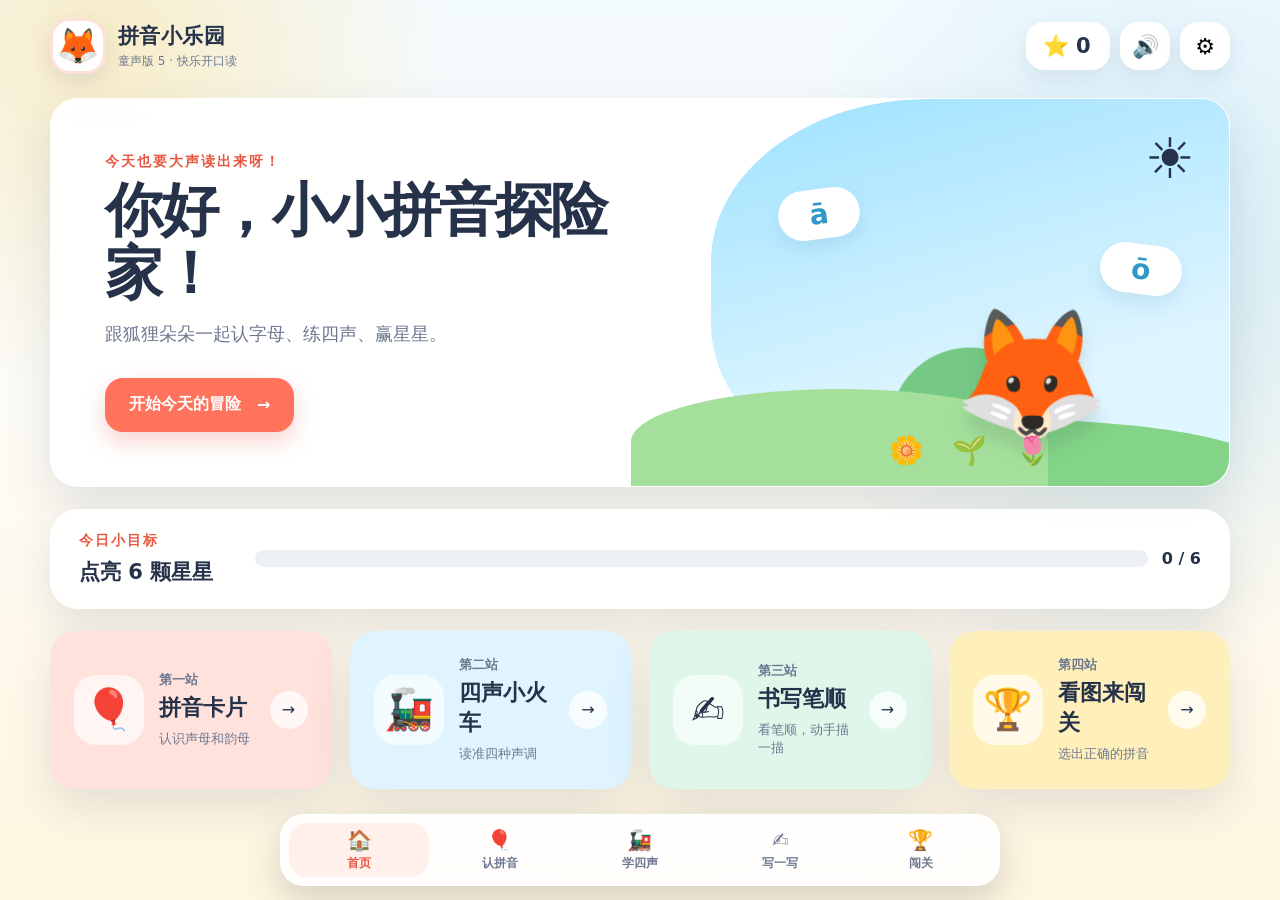
<file: index.html>
<!doctype html>
<html lang="zh-CN">
  <head>
    <meta charset="UTF-8" />
    <meta name="viewport" content="width=device-width, initial-scale=1.0, viewport-fit=cover" />
    <meta name="theme-color" content="#ff7a59" />
    <meta
      name="description"
      content="面向5岁儿童的汉语拼音启蒙互动小程序：认拼音、学四声、看图闯关。"
    />
    <title>拼音小乐园</title>
    <link rel="manifest" href="./manifest.webmanifest" />
    <link rel="stylesheet" href="./styles.css?v=5" />
  </head>
  <body>
    <div class="sky-orb orb-one" aria-hidden="true"></div>
    <div class="sky-orb orb-two" aria-hidden="true"></div>

    <div class="app-shell">
      <header class="topbar">
        <button class="brand" data-page-link="home" aria-label="回到首页">
          <span class="brand-mascot" aria-hidden="true">🦊</span>
          <span>
            <strong>拼音小乐园</strong>
            <small>童声版 5 · 快乐开口读</small>
          </span>
        </button>
        <div class="top-actions">
          <div class="star-pill" aria-label="获得的星星">
            <span aria-hidden="true">⭐</span>
            <strong id="starCount">0</strong>
          </div>
          <button class="icon-button" id="soundToggle" aria-label="关闭声音" aria-pressed="true">
            🔊
          </button>
          <button class="icon-button" id="parentButton" aria-label="家长设置">⚙️</button>
        </div>
      </header>

      <main>
        <section class="page active" id="page-home" aria-labelledby="homeTitle">
          <div class="hero panel">
            <div class="hero-copy">
              <p class="eyebrow">今天也要大声读出来呀！</p>
              <h1 id="homeTitle">你好，小小拼音探险家！</h1>
              <p class="hero-text">跟狐狸朵朵一起认字母、练四声、赢星星。</p>
              <button class="primary-button" data-page-link="learn">
                <span>开始今天的冒险</span><span aria-hidden="true">→</span>
              </button>
            </div>
            <div class="hero-scene" aria-hidden="true">
              <div class="sun">☀️</div>
              <div class="cloud cloud-a">ā</div>
              <div class="cloud cloud-o">ō</div>
              <div class="mascot">🦊</div>
              <div class="grass">🌼　🌱　🌷</div>
            </div>
          </div>

          <div class="daily-progress panel">
            <div>
              <p class="section-kicker">今日小目标</p>
              <h2>点亮 6 颗星星</h2>
            </div>
            <div class="progress-wrap">
              <div class="progress-track" aria-label="今日进度">
                <div class="progress-fill" id="dailyProgress"></div>
              </div>
              <strong id="dailyProgressText">0 / 6</strong>
            </div>
          </div>

          <div class="adventure-grid" aria-label="学习模块">
            <button class="adventure-card coral" data-page-link="learn">
              <span class="card-icon" aria-hidden="true">🎈</span>
              <span class="card-copy">
                <small>第一站</small>
                <strong>拼音卡片</strong>
                <span>认识声母和韵母</span>
              </span>
              <span class="round-arrow" aria-hidden="true">→</span>
            </button>
            <button class="adventure-card blue" data-page-link="tones">
              <span class="card-icon" aria-hidden="true">🚂</span>
              <span class="card-copy">
                <small>第二站</small>
                <strong>四声小火车</strong>
                <span>读准四种声调</span>
              </span>
              <span class="round-arrow" aria-hidden="true">→</span>
            </button>
            <button class="adventure-card mint" data-page-link="write">
              <span class="card-icon" aria-hidden="true">✍️</span>
              <span class="card-copy">
                <small>第三站</small>
                <strong>书写笔顺</strong>
                <span>看笔顺，动手描一描</span>
              </span>
              <span class="round-arrow" aria-hidden="true">→</span>
            </button>
            <button class="adventure-card yellow" data-page-link="quiz">
              <span class="card-icon" aria-hidden="true">🏆</span>
              <span class="card-copy">
                <small>第四站</small>
                <strong>看图来闯关</strong>
                <span>选出正确的拼音</span>
              </span>
              <span class="round-arrow" aria-hidden="true">→</span>
            </button>
          </div>
        </section>

        <section class="page" id="page-learn" aria-labelledby="learnTitle" hidden>
          <div class="page-heading">
            <button class="back-button" data-page-link="home" aria-label="返回首页">←</button>
            <div>
              <p class="section-kicker">第一站</p>
              <h1 id="learnTitle">拼音卡片</h1>
              <p>点一点、听一听，再跟着大声读。</p>
            </div>
          </div>

          <div class="category-tabs" id="categoryTabs" role="tablist" aria-label="拼音分类"></div>

          <div class="lesson-layout">
            <aside class="lesson-map panel" aria-label="本组拼音列表">
              <div class="map-heading">
                <span>学习地图</span>
                <strong id="groupProgress">0 / 0</strong>
              </div>
              <div class="mini-card-grid" id="miniCardGrid"></div>
            </aside>

            <article class="sound-card panel" aria-live="polite">
              <span class="sound-badge" id="soundBadge">声母</span>
              <button class="speaker-bubble" id="cardSpeakButton" aria-label="播放读音">🔊</button>
              <div class="pinyin-letter" id="pinyinLetter">b</div>
              <div class="mouth-tip" id="mouthTip">双唇紧闭，再轻轻放开</div>
              <div class="example-word">
                <span class="example-emoji" id="exampleEmoji" aria-hidden="true">🥛</span>
                <span>
                  <small>跟我读</small>
                  <strong id="exampleText">bō · 玻璃的玻</strong>
                </span>
              </div>
              <div class="card-actions">
                <button class="secondary-button" id="previousCard">← 上一个</button>
                <button class="learned-button" id="learnedButton">我会读啦 ⭐</button>
                <button class="secondary-button" id="nextCard">下一个 →</button>
              </div>
            </article>
          </div>
        </section>

        <section class="page" id="page-tones" aria-labelledby="tonesTitle" hidden>
          <div class="page-heading">
            <button class="back-button" data-page-link="home" aria-label="返回首页">←</button>
            <div>
              <p class="section-kicker">第二站</p>
              <h1 id="tonesTitle">四声小火车</h1>
              <p>选择一个韵母，再让小火车开过四座声调山。</p>
            </div>
          </div>

          <div class="vowel-picker panel">
            <span>选择韵母</span>
            <div id="vowelButtons" class="vowel-buttons" aria-label="选择韵母"></div>
          </div>

          <div class="tone-stage panel">
            <div class="tone-landscape" aria-hidden="true">
              <span class="track"></span>
              <span class="tone-train" id="toneTrain">🚂</span>
            </div>
            <div class="tone-grid" id="toneGrid"></div>
            <p class="tone-rhyme" id="toneRhyme">一声平，二声扬，三声拐弯，四声降。</p>
          </div>
        </section>

        <section class="page" id="page-write" aria-labelledby="writeTitle" hidden>
          <div class="page-heading">
            <button class="back-button" data-page-link="home" aria-label="返回首页">←</button>
            <div>
              <p class="section-kicker">第三站</p>
              <h1 id="writeTitle">书写笔顺</h1>
              <p>先看动画，再用手指沿着虚线慢慢写。</p>
            </div>
          </div>

          <div class="writing-picker panel">
            <div>
              <strong>选择要练的字母</strong>
              <small>先练单韵母，再练声母</small>
            </div>
            <div class="writing-letter-buttons" id="writingLetterButtons" aria-label="选择书写字母"></div>
          </div>

          <div class="writing-workspace">
            <article class="stroke-demo-card panel">
              <div class="writing-card-heading">
                <div>
                  <span class="writing-tag">看一看</span>
                  <h2><span id="writingLetterTitle">a</span> 怎么写？</h2>
                </div>
                <button class="listen-chip" id="writingSpeakButton">🔊 听读音</button>
              </div>
              <canvas id="strokeDemoCanvas" width="520" height="360" aria-label="字母笔顺动画"></canvas>
              <ol class="stroke-steps" id="strokeSteps"></ol>
              <button class="primary-button play-strokes" id="playStrokes">▶ 播放笔顺</button>
            </article>

            <article class="trace-card panel">
              <div class="writing-card-heading">
                <div>
                  <span class="writing-tag blue-tag">写一写</span>
                  <h2>轮到你啦！</h2>
                </div>
                <span class="pencil-chip" aria-hidden="true">✏️</span>
              </div>
              <p class="trace-tip">沿着浅色字母写，可以多写几遍。</p>
              <div class="trace-canvas-wrap">
                <canvas id="traceCanvas" width="520" height="420" aria-label="字母描写画板"></canvas>
              </div>
              <div class="trace-actions">
                <button class="secondary-button" id="clearTrace">清除重写</button>
                <button class="learned-button" id="finishWriting">我写好啦 ⭐</button>
              </div>
            </article>
          </div>
        </section>

        <section class="page" id="page-quiz" aria-labelledby="quizTitle" hidden>
          <div class="page-heading">
            <button class="back-button" data-page-link="home" aria-label="返回首页">←</button>
            <div>
              <p class="section-kicker">第四站</p>
              <h1 id="quizTitle">看图来闯关</h1>
              <p>不用打字，点出图片对应的拼音。</p>
            </div>
          </div>

          <div class="quiz-shell panel">
            <div class="quiz-intro" id="quizIntro">
              <div class="trophy" aria-hidden="true">🏆</div>
              <h2>准备好了吗？</h2>
              <p>一共有 8 关。答对会得到星星，答错也可以再试一次。</p>
              <button class="primary-button" id="startQuiz">开始闯关</button>
            </div>

            <div class="quiz-game" id="quizGame" hidden>
              <div class="quiz-status">
                <strong id="quizStep">第 1 / 8 关</strong>
                <div class="quiz-dots" id="quizDots" aria-label="闯关进度"></div>
                <span id="quizScore">⭐ 0</span>
              </div>
              <div class="picture-card">
                <span id="quizEmoji" class="quiz-emoji" aria-hidden="true">🐱</span>
                <button id="quizWordSpeak" class="listen-chip">🔊 听一听</button>
                <h2>它的拼音是哪一个？</h2>
              </div>
              <div class="answer-grid" id="answerGrid"></div>
              <div class="quiz-feedback" id="quizFeedback" aria-live="assertive"></div>
              <button class="primary-button next-question" id="nextQuestion" hidden>下一关 →</button>
            </div>

            <div class="quiz-result" id="quizResult" hidden>
              <div class="result-stars" id="resultStars" aria-hidden="true">⭐⭐⭐</div>
              <h2 id="resultTitle">太棒啦！</h2>
              <p id="resultText"></p>
              <div class="result-actions">
                <button class="secondary-button" data-page-link="home">回到首页</button>
                <button class="primary-button" id="restartQuiz">再玩一次</button>
              </div>
            </div>
          </div>
        </section>
      </main>

      <nav class="bottom-nav" aria-label="主导航">
        <button class="nav-item active" data-page-link="home"><span>🏠</span>首页</button>
        <button class="nav-item" data-page-link="learn"><span>🎈</span>认拼音</button>
        <button class="nav-item" data-page-link="tones"><span>🚂</span>学四声</button>
        <button class="nav-item" data-page-link="write"><span>✍️</span>写一写</button>
        <button class="nav-item" data-page-link="quiz"><span>🏆</span>闯关</button>
      </nav>
    </div>

    <dialog id="parentDialog" class="parent-dialog">
      <form method="dialog">
        <div class="dialog-title">
          <div>
            <small>仅供家长操作</small>
            <h2>家长设置</h2>
          </div>
          <button class="dialog-close" value="cancel" aria-label="关闭">×</button>
        </div>
        <div class="setting-row">
          <div>
            <strong>每日星星目标</strong>
            <p>建议每次学习 5～10 分钟。</p>
          </div>
          <select id="dailyGoal" aria-label="每日星星目标">
            <option value="4">4 颗</option>
            <option value="6">6 颗</option>
            <option value="8">8 颗</option>
            <option value="10">10 颗</option>
          </select>
        </div>
        <div class="privacy-note">
          <span aria-hidden="true">🛡️</span>
          <p><strong>儿童隐私友好</strong><br />不登录、不联网收集数据，学习记录只保存在这台设备。</p>
        </div>
        <button type="button" class="danger-link" id="resetProgress">清空本机学习记录</button>
      </form>
    </dialog>

    <div class="toast" id="toast" role="status" aria-live="polite"></div>
    <script src="./app.js?v=5" defer></script>
  </body>
</html>
</file>
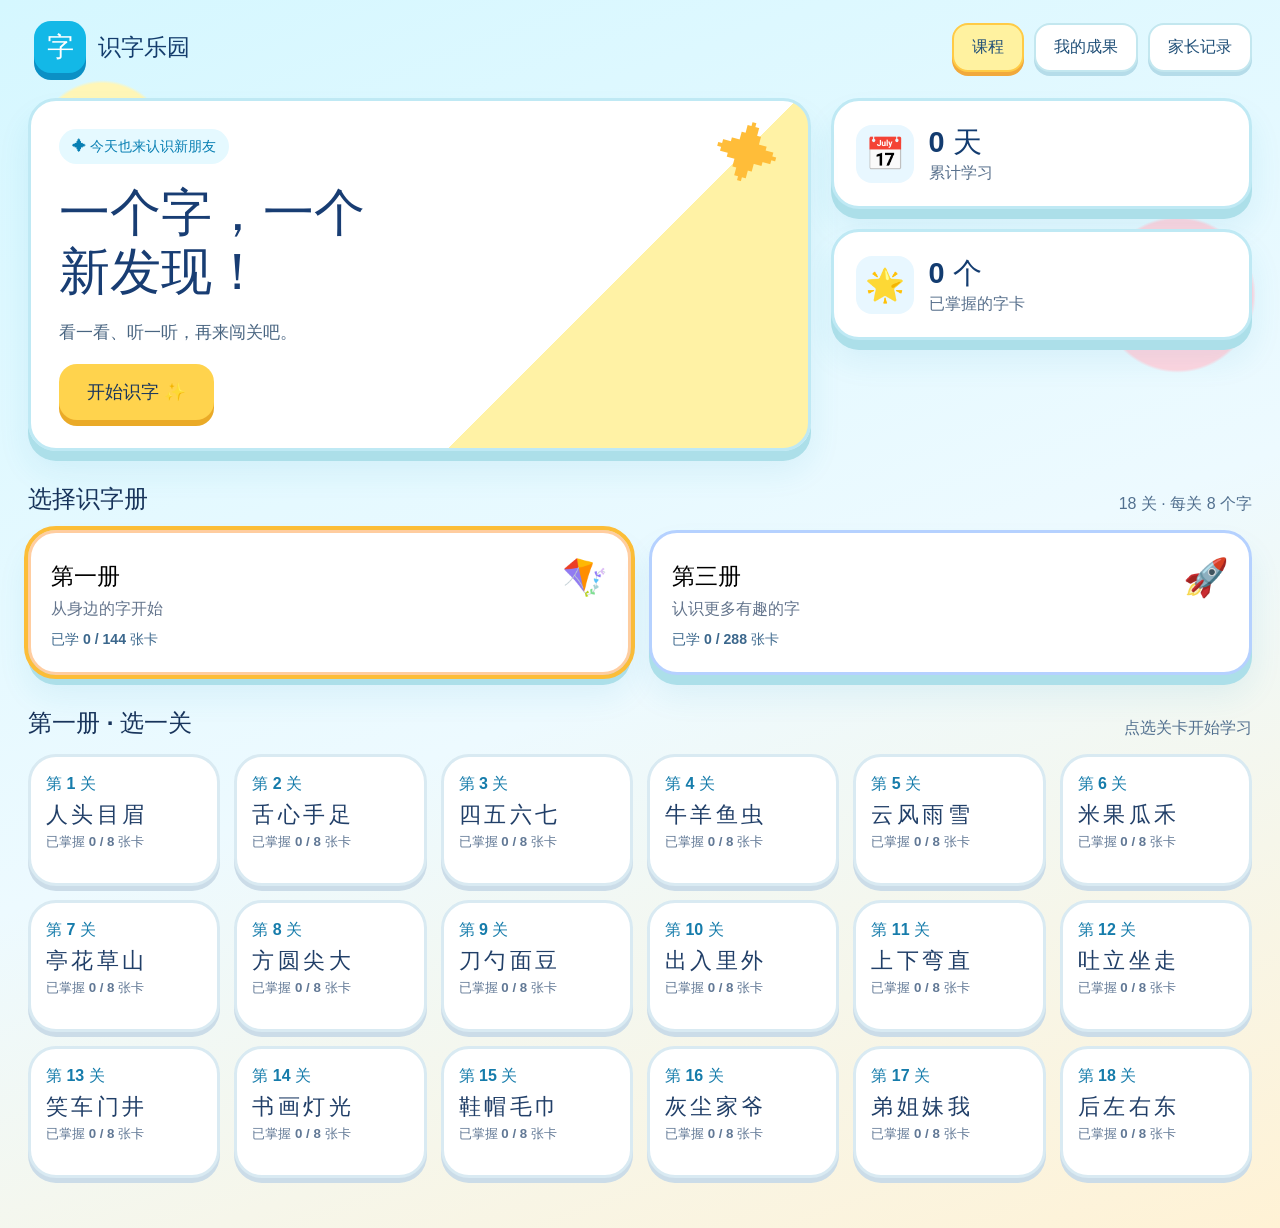
<file: shizi/index.html>
<!doctype html>
<html lang="zh-CN">
<head>
  <meta charset="UTF-8">
  <meta name="viewport" content="width=device-width, initial-scale=1">
  <meta name="theme-color" content="#14b8e6">
  <meta name="description" content="看图、听读、闯关，快乐认识汉字。">
  <title>识字乐园</title>
  <link rel="icon" type="image/svg+xml" href="data:image/svg+xml,%3Csvg xmlns='http://www.w3.org/2000/svg' viewBox='0 0 64 64'%3E%3Crect width='64' height='64' rx='18' fill='%2314b8e6'/%3E%3Ctext x='32' y='45' text-anchor='middle' font-size='42' font-family='sans-serif' font-weight='bold' fill='white'%3E%E5%AD%97%3C/text%3E%3C/svg%3E">
  <link rel="stylesheet" href="styles.css">
  <script src="data.js"></script>
  <script src="pack-loader.js" defer></script>
  <script src="app.js" defer></script>
</head>
<body>
  <div id="app" class="app-shell" aria-live="polite">
    <div class="loading-card"><span class="loading-icon">✦</span><h1>识字乐园</h1><p>正在准备课程…</p></div>
  </div>
</body>
</html>
</file>
<file: styles.css>
:root {
  --ink: #25324a;
  --muted: #6d7890;
  --cream: #fffaf0;
  --paper: rgba(255, 255, 255, 0.94);
  --coral: #ff735d;
  --coral-dark: #e85743;
  --yellow: #ffc94a;
  --blue: #5bbce9;
  --blue-dark: #3098c7;
  --mint: #8ed9bb;
  --purple: #a987e8;
  --shadow: 0 18px 45px rgba(58, 75, 108, 0.14);
  --radius: 28px;
}

* {
  box-sizing: border-box;
}

html {
  min-height: 100%;
  background: #f4fbff;
}

body {
  min-width: 320px;
  min-height: 100vh;
  margin: 0;
  color: var(--ink);
  font-family: "Nunito", "Microsoft YaHei", "PingFang SC", system-ui, sans-serif;
  background:
    radial-gradient(circle at 8% 4%, rgba(255, 210, 100, 0.35), transparent 22rem),
    radial-gradient(circle at 90% 30%, rgba(91, 188, 233, 0.24), transparent 25rem),
    linear-gradient(180deg, #f4fbff 0%, #fffaf0 63%, #fff6df 100%);
  overflow-x: hidden;
}

button,
select {
  font: inherit;
}

button {
  -webkit-tap-highlight-color: transparent;
}

button:focus-visible,
select:focus-visible {
  outline: 4px solid rgba(62, 155, 205, 0.35);
  outline-offset: 3px;
}

.sky-orb {
  position: fixed;
  z-index: -1;
  width: 26rem;
  height: 26rem;
  border-radius: 50%;
  filter: blur(1px);
  opacity: 0.45;
}

.orb-one {
  top: -13rem;
  left: -9rem;
  background: #ffe29a;
}

.orb-two {
  right: -14rem;
  bottom: 5rem;
  background: #bde9ff;
}

.app-shell {
  width: min(1180px, calc(100% - 32px));
  min-height: 100vh;
  margin: 0 auto;
  padding: 18px 0 110px;
}

.topbar {
  display: flex;
  align-items: center;
  justify-content: space-between;
  margin-bottom: 24px;
}

.brand {
  display: flex;
  gap: 12px;
  align-items: center;
  padding: 0;
  color: var(--ink);
  text-align: left;
  background: transparent;
  border: 0;
  cursor: pointer;
}

.brand-mascot {
  display: grid;
  width: 56px;
  height: 56px;
  place-items: center;
  font-size: 35px;
  background: #fff;
  border: 3px solid rgba(255, 115, 93, 0.22);
  border-radius: 20px;
  box-shadow: 0 8px 20px rgba(59, 77, 109, 0.12);
}

.brand strong,
.brand small {
  display: block;
}

.brand strong {
  font-size: 21px;
  letter-spacing: 0.02em;
}

.brand small {
  margin-top: 3px;
  color: var(--muted);
  font-size: 12px;
}

.top-actions {
  display: flex;
  gap: 10px;
  align-items: center;
}

.star-pill,
.icon-button {
  min-height: 48px;
  background: #fff;
  border: 0;
  border-radius: 18px;
  box-shadow: 0 8px 20px rgba(59, 77, 109, 0.1);
}

.star-pill {
  display: flex;
  gap: 7px;
  align-items: center;
  min-width: 84px;
  padding: 0 17px;
  font-size: 21px;
}

.icon-button {
  width: 50px;
  font-size: 22px;
  cursor: pointer;
}

.panel {
  background: var(--paper);
  border: 1px solid rgba(255, 255, 255, 0.88);
  border-radius: var(--radius);
  box-shadow: var(--shadow);
}

.hero {
  display: grid;
  grid-template-columns: 1.12fr 0.88fr;
  min-height: 385px;
  overflow: hidden;
}

.hero-copy {
  z-index: 1;
  align-self: center;
  padding: 54px;
}

.eyebrow,
.section-kicker {
  margin: 0 0 8px;
  color: var(--coral-dark);
  font-size: 14px;
  font-weight: 900;
  letter-spacing: 0.14em;
}

h1,
h2,
p {
  margin-top: 0;
}

h1 {
  margin-bottom: 14px;
  font-size: clamp(34px, 5vw, 58px);
  line-height: 1.08;
  letter-spacing: -0.04em;
}

.hero-text {
  max-width: 530px;
  margin-bottom: 28px;
  color: var(--muted);
  font-size: 18px;
  line-height: 1.75;
}

.primary-button,
.secondary-button,
.learned-button {
  min-height: 54px;
  padding: 0 24px;
  font-weight: 900;
  border-radius: 18px;
  cursor: pointer;
  transition: transform 160ms ease, box-shadow 160ms ease, background 160ms ease;
}

.primary-button {
  display: inline-flex;
  gap: 16px;
  align-items: center;
  justify-content: center;
  color: #fff;
  background: var(--coral);
  border: 0;
  box-shadow: 0 10px 22px rgba(232, 87, 67, 0.25);
}

.primary-button:hover,
.learned-button:hover,
.adventure-card:hover {
  transform: translateY(-3px);
}

.primary-button:active,
.secondary-button:active,
.learned-button:active,
.adventure-card:active {
  transform: translateY(1px) scale(0.99);
}

.hero-scene {
  position: relative;
  min-height: 385px;
  background:
    radial-gradient(circle at 50% 85%, #75c984 0 19%, transparent 19.4%),
    linear-gradient(165deg, #9ee2ff, #dff5ff 70%);
  border-radius: 42% 0 0 42%;
}

.hero-scene::before,
.hero-scene::after {
  position: absolute;
  right: -30px;
  bottom: -22px;
  left: -20px;
  height: 90px;
  background: #83d487;
  border-radius: 50% 50% 0 0;
  content: "";
}

.hero-scene::after {
  right: 35%;
  bottom: -8px;
  left: -80px;
  height: 105px;
  background: #a4e09c;
}

.sun,
.cloud,
.mascot,
.grass {
  position: absolute;
}

.sun {
  top: 27px;
  right: 34px;
  font-size: 56px;
  animation: slow-spin 14s linear infinite;
}

.cloud {
  display: grid;
  width: 82px;
  height: 50px;
  place-items: center;
  color: var(--blue-dark);
  font-size: 28px;
  font-weight: 900;
  background: #fff;
  border-radius: 30px;
  box-shadow: 0 9px 18px rgba(67, 125, 155, 0.12);
}

.cloud-a {
  top: 90px;
  left: 13%;
  transform: rotate(-7deg);
}

.cloud-o {
  top: 145px;
  right: 9%;
  transform: rotate(7deg);
}

.mascot {
  z-index: 2;
  right: 23%;
  bottom: 38px;
  font-size: 126px;
  filter: drop-shadow(0 15px 8px rgba(43, 79, 66, 0.14));
  animation: gentle-bob 2.8s ease-in-out infinite;
}

.grass {
  z-index: 3;
  right: 0;
  bottom: 16px;
  left: 0;
  text-align: center;
  font-size: 28px;
}

.daily-progress {
  display: grid;
  grid-template-columns: auto 1fr;
  gap: 42px;
  align-items: center;
  margin: 22px 0;
  padding: 22px 28px;
}

.daily-progress h2 {
  margin: 0;
  font-size: 21px;
}

.progress-wrap {
  display: grid;
  grid-template-columns: 1fr auto;
  gap: 14px;
  align-items: center;
}

.progress-track {
  height: 17px;
  overflow: hidden;
  background: #edf0f4;
  border-radius: 20px;
}

.progress-fill {
  width: 0;
  height: 100%;
  background: linear-gradient(90deg, var(--yellow), #ff9e52);
  border-radius: inherit;
  transition: width 350ms ease;
}

.adventure-grid {
  display: grid;
  grid-template-columns: repeat(4, 1fr);
  gap: 18px;
}

.adventure-card {
  display: grid;
  grid-template-columns: auto 1fr auto;
  gap: 15px;
  align-items: center;
  min-height: 158px;
  padding: 24px;
  color: var(--ink);
  text-align: left;
  border: 0;
  border-radius: 26px;
  box-shadow: var(--shadow);
  cursor: pointer;
  transition: transform 160ms ease, box-shadow 160ms ease;
}

.adventure-card.coral {
  background: #ffe2dc;
}

.adventure-card.blue {
  background: #dff4ff;
}

.adventure-card.yellow {
  background: #fff0bb;
}

.adventure-card.mint {
  background: #dff6eb;
}

.card-icon {
  display: grid;
  width: 70px;
  height: 70px;
  place-items: center;
  font-size: 40px;
  background: rgba(255, 255, 255, 0.68);
  border-radius: 22px;
}

.card-copy,
.card-copy small,
.card-copy strong,
.card-copy span {
  display: block;
}

.card-copy small {
  margin-bottom: 4px;
  color: var(--muted);
  font-weight: 800;
}

.card-copy strong {
  margin-bottom: 7px;
  font-size: 22px;
}

.card-copy span {
  color: var(--muted);
  font-size: 13px;
}

.round-arrow {
  display: grid;
  width: 38px;
  height: 38px;
  place-items: center;
  background: rgba(255, 255, 255, 0.75);
  border-radius: 50%;
}

.page-heading {
  display: flex;
  gap: 18px;
  align-items: center;
  margin: 36px 0 24px;
}

.page-heading h1 {
  margin-bottom: 7px;
  font-size: clamp(34px, 4vw, 48px);
}

.page-heading p:last-child {
  margin: 0;
  color: var(--muted);
}

.back-button {
  flex: 0 0 auto;
  width: 52px;
  height: 52px;
  color: var(--ink);
  font-size: 26px;
  background: #fff;
  border: 0;
  border-radius: 18px;
  box-shadow: 0 8px 20px rgba(59, 77, 109, 0.1);
  cursor: pointer;
}

.category-tabs {
  display: flex;
  gap: 10px;
  margin-bottom: 18px;
  overflow-x: auto;
  scrollbar-width: none;
}

.category-tab {
  min-width: max-content;
  min-height: 48px;
  padding: 0 20px;
  color: var(--muted);
  font-weight: 900;
  background: rgba(255, 255, 255, 0.75);
  border: 2px solid transparent;
  border-radius: 18px;
  cursor: pointer;
}

.category-tab.active {
  color: var(--coral-dark);
  background: #fff;
  border-color: #ffc9c0;
}

.lesson-layout {
  display: grid;
  grid-template-columns: 0.82fr 1.18fr;
  gap: 22px;
}

.lesson-map {
  padding: 24px;
}

.map-heading,
.quiz-status {
  display: flex;
  align-items: center;
  justify-content: space-between;
}

.map-heading {
  margin-bottom: 18px;
  color: var(--muted);
  font-weight: 800;
}

.map-heading strong {
  color: var(--blue-dark);
}

.mini-card-grid {
  display: grid;
  grid-template-columns: repeat(5, minmax(46px, 1fr));
  gap: 10px;
}

.mini-card {
  aspect-ratio: 1;
  color: var(--ink);
  font-size: 21px;
  font-weight: 900;
  background: #f5f8fb;
  border: 2px solid transparent;
  border-radius: 16px;
  cursor: pointer;
}

.mini-card.active {
  color: #fff;
  background: var(--coral);
  border-color: var(--coral);
}

.mini-card.learned:not(.active) {
  background: #fff3be;
  border-color: #ffdc69;
}

.sound-card {
  position: relative;
  display: flex;
  min-height: 510px;
  flex-direction: column;
  align-items: center;
  justify-content: center;
  padding: 34px;
  overflow: hidden;
}

.sound-card::before {
  position: absolute;
  width: 350px;
  height: 350px;
  background: #fff1ec;
  border-radius: 50%;
  content: "";
}

.sound-badge,
.speaker-bubble,
.pinyin-letter,
.mouth-tip,
.example-word,
.card-actions {
  position: relative;
  z-index: 1;
}

.sound-badge {
  position: absolute;
  top: 26px;
  left: 28px;
  padding: 8px 13px;
  color: var(--coral-dark);
  font-size: 13px;
  font-weight: 900;
  background: #ffe2dc;
  border-radius: 20px;
}

.speaker-bubble {
  position: absolute;
  top: 24px;
  right: 27px;
  width: 50px;
  height: 50px;
  font-size: 23px;
  background: #e4f6ff;
  border: 0;
  border-radius: 18px;
  cursor: pointer;
}

.pinyin-letter {
  margin-top: 20px;
  color: var(--coral);
  font-family: Georgia, "Times New Roman", serif;
  font-size: clamp(112px, 18vw, 190px);
  font-weight: 800;
  line-height: 0.9;
  text-shadow: 0 9px 0 rgba(255, 115, 93, 0.1);
}

.mouth-tip {
  margin: 22px 0 20px;
  color: var(--muted);
  font-weight: 800;
}

.example-word {
  display: flex;
  gap: 14px;
  align-items: center;
  min-width: min(330px, 100%);
  padding: 14px 18px;
  background: #fff;
  border: 2px dashed #ffd0c8;
  border-radius: 20px;
}

.example-emoji {
  font-size: 36px;
}

.example-word small,
.example-word strong {
  display: block;
}

.example-word small {
  margin-bottom: 3px;
  color: var(--muted);
}

.card-actions {
  display: flex;
  gap: 10px;
  width: 100%;
  margin-top: 26px;
}

.secondary-button {
  color: var(--ink);
  background: #fff;
  border: 2px solid #e5eaf0;
}

.learned-button {
  flex: 1;
  color: #805f00;
  background: var(--yellow);
  border: 0;
  box-shadow: 0 9px 18px rgba(255, 190, 55, 0.2);
}

.learned-button.done {
  color: #236a4c;
  background: #bcebd8;
}

.vowel-picker {
  display: flex;
  gap: 18px;
  align-items: center;
  margin-bottom: 20px;
  padding: 20px 24px;
  font-weight: 900;
}

.vowel-buttons {
  display: flex;
  gap: 10px;
  flex-wrap: wrap;
}

.vowel-button {
  width: 52px;
  height: 52px;
  color: var(--ink);
  font-family: Georgia, serif;
  font-size: 25px;
  font-weight: 800;
  background: #f2f6f9;
  border: 2px solid transparent;
  border-radius: 17px;
  cursor: pointer;
}

.vowel-button.active {
  color: #fff;
  background: var(--blue);
}

.tone-stage {
  padding: 32px;
  overflow: hidden;
}

.tone-landscape {
  position: relative;
  height: 118px;
  margin-bottom: 10px;
  background:
    radial-gradient(ellipse at 20% 100%, #9adb95 0 21%, transparent 21.5%),
    radial-gradient(ellipse at 48% 100%, #73c985 0 27%, transparent 27.5%),
    radial-gradient(ellipse at 80% 100%, #a8df9f 0 24%, transparent 24.5%),
    linear-gradient(#bdeaff, #eefaff);
  border-radius: 22px;
}

.track {
  position: absolute;
  right: 0;
  bottom: 19px;
  left: 0;
  height: 5px;
  background: repeating-linear-gradient(90deg, #67544b 0 20px, transparent 20px 31px);
}

.tone-train {
  position: absolute;
  bottom: 23px;
  left: 7%;
  font-size: 54px;
  transition: left 500ms cubic-bezier(0.2, 0.8, 0.2, 1);
}

.tone-grid {
  display: grid;
  grid-template-columns: repeat(4, 1fr);
  gap: 14px;
}

.tone-card {
  min-height: 190px;
  padding: 22px 14px;
  text-align: center;
  background: #fff;
  border: 3px solid transparent;
  border-radius: 24px;
  cursor: pointer;
  transition: transform 160ms ease, border-color 160ms ease;
}

.tone-card:hover,
.tone-card.active {
  transform: translateY(-3px);
  border-color: var(--yellow);
}

.tone-card strong,
.tone-card span,
.tone-card small {
  display: block;
}

.tone-card strong {
  color: var(--blue-dark);
  font-family: Georgia, serif;
  font-size: 70px;
  line-height: 1;
}

.tone-card span {
  margin: 12px 0 4px;
  font-size: 18px;
  font-weight: 900;
}

.tone-card small {
  color: var(--muted);
}

.tone-rhyme {
  margin: 26px 0 0;
  color: var(--muted);
  text-align: center;
  font-size: 17px;
  font-weight: 800;
}

.writing-picker {
  display: flex;
  gap: 22px;
  align-items: center;
  justify-content: space-between;
  margin-bottom: 20px;
  padding: 20px 24px;
}

.writing-picker strong,
.writing-picker small {
  display: block;
}

.writing-picker small {
  margin-top: 5px;
  color: var(--muted);
}

.writing-letter-buttons {
  display: flex;
  gap: 9px;
  flex-wrap: wrap;
  justify-content: flex-end;
}

.writing-letter-button {
  position: relative;
  width: 50px;
  height: 50px;
  color: var(--ink);
  font-family: "Comic Sans MS", "KaiTi", cursive;
  font-size: 25px;
  font-weight: 800;
  background: #f3f7f9;
  border: 2px solid transparent;
  border-radius: 16px;
  cursor: pointer;
}

.writing-letter-button.active {
  color: #fff;
  background: var(--purple);
  border-color: var(--purple);
}

.writing-letter-button.done:not(.active)::after {
  position: absolute;
  top: -5px;
  right: -4px;
  display: grid;
  width: 18px;
  height: 18px;
  place-items: center;
  color: #805f00;
  font-size: 11px;
  background: var(--yellow);
  border-radius: 50%;
  content: "★";
}

.writing-workspace {
  display: grid;
  grid-template-columns: 0.94fr 1.06fr;
  gap: 22px;
}

.stroke-demo-card,
.trace-card {
  padding: 25px;
  overflow: hidden;
}

.writing-card-heading {
  display: flex;
  gap: 14px;
  align-items: center;
  justify-content: space-between;
}

.writing-card-heading h2 {
  margin: 7px 0 0;
  font-size: 25px;
}

.writing-card-heading h2 span {
  color: var(--purple);
  font-family: "Comic Sans MS", "KaiTi", cursive;
  font-size: 34px;
}

.writing-tag {
  display: inline-block;
  padding: 6px 10px;
  color: #6740b1;
  font-size: 12px;
  font-weight: 900;
  background: #efe7ff;
  border-radius: 12px;
}

.blue-tag {
  color: #287ba2;
  background: #e1f5ff;
}

.pencil-chip {
  display: grid;
  width: 48px;
  height: 48px;
  place-items: center;
  font-size: 26px;
  background: #fff1bc;
  border-radius: 16px;
}

#strokeDemoCanvas,
#traceCanvas {
  display: block;
  width: 100%;
  background: #fffdf8;
  border: 2px solid #edf0f3;
  border-radius: 22px;
}

#strokeDemoCanvas {
  aspect-ratio: 13 / 9;
  margin: 20px 0 16px;
}

.stroke-steps {
  display: grid;
  gap: 9px;
  margin: 0 0 18px;
  padding: 0;
  list-style: none;
}

.stroke-step {
  display: flex;
  gap: 10px;
  align-items: center;
  padding: 10px 13px;
  color: var(--muted);
  font-size: 14px;
  font-weight: 800;
  background: #f7f8fb;
  border-radius: 14px;
}

.stroke-number {
  display: grid;
  width: 28px;
  height: 28px;
  flex: 0 0 auto;
  place-items: center;
  color: #fff;
  background: var(--coral);
  border-radius: 50%;
}

.stroke-step.active {
  color: #5c3c9c;
  background: #f1eaff;
}

.play-strokes {
  width: 100%;
}

.trace-tip {
  margin: 16px 0 10px;
  color: var(--muted);
  font-size: 14px;
}

.trace-canvas-wrap {
  position: relative;
}

#traceCanvas {
  aspect-ratio: 26 / 21;
  cursor: crosshair;
  touch-action: none;
}

.trace-actions {
  display: grid;
  grid-template-columns: auto 1fr;
  gap: 10px;
  margin-top: 15px;
}

.trace-actions .learned-button.done {
  cursor: default;
}

.quiz-shell {
  min-height: 520px;
  padding: 34px;
}

.quiz-intro,
.quiz-result {
  display: flex;
  min-height: 440px;
  flex-direction: column;
  align-items: center;
  justify-content: center;
  text-align: center;
}

.quiz-intro[hidden],
.quiz-result[hidden],
.quiz-game[hidden] {
  display: none;
}

.trophy {
  margin-bottom: 14px;
  font-size: 86px;
  animation: gentle-bob 2.2s ease-in-out infinite;
}

.quiz-intro h2,
.quiz-result h2 {
  margin-bottom: 10px;
  font-size: 34px;
}

.quiz-intro p,
.quiz-result p {
  max-width: 500px;
  margin-bottom: 25px;
  color: var(--muted);
  font-size: 17px;
  line-height: 1.7;
}

.quiz-status {
  gap: 18px;
  margin-bottom: 22px;
}

.quiz-dots {
  display: flex;
  flex: 1;
  gap: 7px;
}

.quiz-dot {
  height: 10px;
  flex: 1;
  background: #e9edf1;
  border-radius: 10px;
}

.quiz-dot.complete {
  background: var(--mint);
}

.quiz-dot.current {
  background: var(--yellow);
}

.picture-card {
  text-align: center;
}

.quiz-emoji {
  display: block;
  margin: 4px 0 8px;
  font-size: 112px;
}

.listen-chip {
  min-height: 42px;
  padding: 0 17px;
  color: var(--blue-dark);
  font-weight: 900;
  background: #e3f6ff;
  border: 0;
  border-radius: 16px;
  cursor: pointer;
}

.picture-card h2 {
  margin: 18px 0;
  font-size: 24px;
}

.answer-grid {
  display: grid;
  grid-template-columns: repeat(2, 1fr);
  gap: 13px;
  width: min(680px, 100%);
  margin: 0 auto;
}

.answer-button {
  min-height: 68px;
  color: var(--ink);
  font-family: Georgia, "Times New Roman", serif;
  font-size: 26px;
  font-weight: 800;
  background: #f7f9fb;
  border: 3px solid transparent;
  border-radius: 20px;
  cursor: pointer;
}

.answer-button:hover:not(:disabled) {
  border-color: #addff5;
}

.answer-button.correct {
  color: #1d694a;
  background: #d9f6e9;
  border-color: #7fd0ad;
}

.answer-button.wrong {
  color: #a44236;
  background: #ffe4df;
  border-color: #ff9f90;
  animation: tiny-shake 300ms ease;
}

.quiz-feedback {
  min-height: 38px;
  margin: 17px 0 6px;
  text-align: center;
  font-size: 18px;
  font-weight: 900;
}

.next-question {
  display: flex;
  margin: 4px auto 0;
}

.result-stars {
  margin-bottom: 16px;
  font-size: 54px;
  letter-spacing: 8px;
}

.result-actions {
  display: flex;
  gap: 12px;
}

.bottom-nav {
  position: fixed;
  z-index: 30;
  right: 50%;
  bottom: max(14px, env(safe-area-inset-bottom));
  display: grid;
  grid-template-columns: repeat(5, 1fr);
  width: min(720px, calc(100% - 26px));
  padding: 8px;
  background: rgba(255, 255, 255, 0.9);
  border: 1px solid rgba(255, 255, 255, 0.9);
  border-radius: 24px;
  box-shadow: 0 14px 36px rgba(42, 55, 82, 0.2);
  backdrop-filter: blur(16px);
  transform: translateX(50%);
}

.nav-item {
  display: flex;
  min-height: 54px;
  gap: 3px;
  flex-direction: column;
  align-items: center;
  justify-content: center;
  color: var(--muted);
  font-size: 12px;
  font-weight: 900;
  background: transparent;
  border: 0;
  border-radius: 18px;
  cursor: pointer;
}

.nav-item span {
  font-size: 20px;
}

.nav-item.active {
  color: var(--coral-dark);
  background: #fff0ec;
}

.parent-dialog {
  width: min(520px, calc(100% - 30px));
  padding: 0;
  color: var(--ink);
  background: #fff;
  border: 0;
  border-radius: 26px;
  box-shadow: 0 30px 80px rgba(31, 43, 65, 0.3);
}

.parent-dialog::backdrop {
  background: rgba(30, 43, 63, 0.48);
  backdrop-filter: blur(4px);
}

.parent-dialog form {
  padding: 26px;
}

.dialog-title,
.setting-row {
  display: flex;
  align-items: center;
  justify-content: space-between;
}

.dialog-title small {
  color: var(--coral-dark);
  font-weight: 900;
}

.dialog-title h2 {
  margin: 3px 0 0;
}

.dialog-close {
  width: 42px;
  height: 42px;
  font-size: 25px;
  background: #f1f4f7;
  border: 0;
  border-radius: 14px;
  cursor: pointer;
}

.setting-row {
  gap: 16px;
  margin: 24px 0 18px;
  padding: 18px;
  background: #f7f9fb;
  border-radius: 20px;
}

.setting-row p {
  margin: 5px 0 0;
  color: var(--muted);
  font-size: 13px;
}

.setting-row select {
  min-height: 44px;
  padding: 0 12px;
  color: var(--ink);
  font-weight: 900;
  background: #fff;
  border: 2px solid #e4e8ed;
  border-radius: 14px;
}

.privacy-note {
  display: flex;
  gap: 12px;
  padding: 16px;
  background: #edfbf5;
  border-radius: 18px;
}

.privacy-note span {
  font-size: 25px;
}

.privacy-note p {
  margin: 0;
  color: #4e6e60;
  font-size: 13px;
  line-height: 1.6;
}

.danger-link {
  display: block;
  margin: 20px auto 0;
  padding: 10px;
  color: #b34b3d;
  background: transparent;
  border: 0;
  cursor: pointer;
}

.toast {
  position: fixed;
  z-index: 80;
  top: 22px;
  right: 50%;
  max-width: calc(100% - 30px);
  padding: 13px 19px;
  color: #fff;
  font-weight: 900;
  background: #2d3b55;
  border-radius: 16px;
  box-shadow: 0 12px 28px rgba(36, 49, 73, 0.24);
  opacity: 0;
  pointer-events: none;
  transform: translate(50%, -18px);
  transition: opacity 180ms ease, transform 180ms ease;
}

.toast.show {
  opacity: 1;
  transform: translate(50%, 0);
}

@keyframes gentle-bob {
  0%,
  100% {
    transform: translateY(0) rotate(-1deg);
  }
  50% {
    transform: translateY(-8px) rotate(1deg);
  }
}

@keyframes slow-spin {
  to {
    transform: rotate(360deg);
  }
}

@keyframes tiny-shake {
  0%,
  100% {
    transform: translateX(0);
  }
  33% {
    transform: translateX(-5px);
  }
  66% {
    transform: translateX(5px);
  }
}

@media (max-width: 900px) {
  .hero {
    grid-template-columns: 1fr;
  }

  .hero-copy {
    padding: 38px 34px 20px;
  }

  .hero-scene {
    min-height: 270px;
    border-radius: 48% 48% 0 0;
  }

  .mascot {
    right: 37%;
    font-size: 100px;
  }

  .adventure-grid {
    grid-template-columns: repeat(2, 1fr);
  }

  .adventure-card {
    min-height: 128px;
  }

  .lesson-layout {
    grid-template-columns: 1fr;
  }

  .lesson-map {
    order: 2;
  }

  .writing-workspace {
    grid-template-columns: 1fr;
  }
}

@media (max-width: 680px) {
  .app-shell {
    width: min(100% - 20px, 1180px);
    padding-top: 11px;
  }

  .brand small {
    display: none;
  }

  .brand strong {
    font-size: 17px;
  }

  .brand-mascot {
    width: 47px;
    height: 47px;
    font-size: 29px;
    border-radius: 16px;
  }

  .star-pill {
    min-width: 68px;
    min-height: 45px;
    padding: 0 12px;
  }

  .icon-button {
    width: 45px;
    min-height: 45px;
  }

  .hero-copy {
    padding: 33px 25px 15px;
  }

  h1 {
    font-size: 39px;
  }

  .hero-text {
    font-size: 16px;
  }

  .daily-progress {
    grid-template-columns: 1fr;
    gap: 15px;
  }

  .adventure-grid {
    grid-template-columns: 1fr;
  }

  .page-heading {
    margin-top: 22px;
  }

  .page-heading h1 {
    font-size: 34px;
  }

  .page-heading p:last-child {
    font-size: 14px;
  }

  .mini-card-grid {
    grid-template-columns: repeat(5, 1fr);
  }

  .sound-card {
    min-height: 490px;
    padding: 28px 17px;
  }

  .pinyin-letter {
    font-size: 128px;
  }

  .card-actions {
    display: grid;
    grid-template-columns: 1fr 1fr;
  }

  .learned-button {
    grid-column: 1 / -1;
    grid-row: 1;
  }

  .tone-stage {
    padding: 18px;
  }

  .writing-picker {
    align-items: flex-start;
    flex-direction: column;
  }

  .writing-letter-buttons {
    justify-content: flex-start;
  }

  .stroke-demo-card,
  .trace-card {
    padding: 18px;
  }

  .writing-card-heading {
    align-items: flex-start;
  }

  .trace-actions {
    grid-template-columns: 1fr;
  }

  .tone-grid {
    grid-template-columns: repeat(2, 1fr);
  }

  .tone-card {
    min-height: 155px;
  }

  .tone-card strong {
    font-size: 55px;
  }

  .answer-grid {
    grid-template-columns: 1fr;
  }

  .quiz-shell {
    padding: 22px 16px;
  }

  .quiz-status {
    align-items: flex-start;
  }

  .quiz-dots {
    order: 3;
    width: 100%;
    flex-basis: 100%;
  }

  .quiz-status {
    flex-wrap: wrap;
  }
}

@media (prefers-reduced-motion: reduce) {
  *,
  *::before,
  *::after {
    scroll-behavior: auto !important;
    animation-duration: 0.01ms !important;
    animation-iteration-count: 1 !important;
    transition-duration: 0.01ms !important;
  }
}
</file>
<file: shizi/styles.css>
:root{font-family:"Microsoft YaHei","PingFang SC","Noto Sans SC",sans-serif;color:#18345b;background:#dff8ff;font-synthesis:none}*{box-sizing:border-box}body{margin:0;min-width:320px;background:radial-gradient(circle at 8% 12%,#fff6b7 0 4%,transparent 4.2%),radial-gradient(circle at 92% 24%,#ffd5df 0 5%,transparent 5.2%),linear-gradient(160deg,#d5f7ff,#edfaff 54%,#fff2d5);min-height:100vh}button{font:inherit;cursor:pointer}button:focus-visible{outline:4px solid #134ac2;outline-offset:3px}img{display:block;max-width:100%}.app-shell{max-width:1320px;margin:auto;min-height:100vh;padding:20px 28px 50px}.topbar{display:flex;justify-content:space-between;align-items:center;gap:18px;margin-bottom:24px}.brand{display:flex;align-items:center;gap:12px;background:none;border:0;color:#143d6d;font-weight:900;font-size:1.45rem}.brand-mark{display:grid;place-items:center;width:52px;height:52px;border-radius:17px;background:#13b8e7;color:white;box-shadow:0 7px 0 #0b90c5;font-size:1.7rem}.nav{display:flex;align-items:center;gap:10px;flex-wrap:wrap}.nav-btn,.soft-btn{border:2px solid #c3e7ef;background:white;color:#215078;border-radius:16px;padding:12px 18px;font-weight:800;box-shadow:0 4px 0 #b5dce9}.nav-btn[aria-current="page"]{background:#fff2a0;border-color:#ffcb46;box-shadow:0 4px 0 #f1a93c}.nav-btn:hover,.soft-btn:hover{transform:translateY(-2px)}.page-title{margin:0 0 6px;font-size:clamp(1.6rem,3vw,2.7rem);line-height:1.25}.subtitle{margin:0;color:#52708f;font-size:1rem}.home-grid{display:grid;grid-template-columns:minmax(0,1.3fr) minmax(280px,.7fr);gap:20px;align-items:start}.hero-panel,.panel,.book-tile,.lesson-tile,.study-card,.quiz-card,.summary-card,.stat-card{background:white;border:3px solid #bfe9f4;border-radius:28px;box-shadow:0 10px 0 #acdfe9,0 20px 32px #1d94bc18}.hero-panel{padding:28px;min-height:275px;background:linear-gradient(135deg,#fff 0 68%,#fff2a5 68% 100%);position:relative;overflow:hidden}.hero-panel:after{content:"✦";position:absolute;right:28px;top:18px;color:#ffbd39;font-size:4rem;transform:rotate(15deg)}.eyebrow{display:inline-flex;align-items:center;gap:7px;padding:8px 13px;border-radius:999px;background:#e5f9ff;color:#087fb3;font-weight:900;font-size:.9rem}.hero-panel h1{font-size:clamp(2rem,4vw,3.8rem);line-height:1.15;margin:20px 0 10px;color:#183d73}.hero-panel p{font-size:1.08rem;max-width:26rem;color:#496581;line-height:1.6}.primary-btn,.success-btn{border:0;border-radius:18px;padding:16px 28px;font-size:1.1rem;font-weight:900;color:#19355d;background:#ffd34d;box-shadow:0 6px 0 #eaaa27;min-height:56px}.primary-btn:hover,.success-btn:hover{transform:translateY(-2px)}.primary-btn:active,.success-btn:active{transform:translateY(4px);box-shadow:0 2px 0 #eaaa27}.success-btn{background:#5fdb9c;box-shadow:0 6px 0 #29af6c}.side-stack{display:grid;gap:20px}.stat-card{padding:22px;display:flex;align-items:center;gap:15px}.stat-icon{font-size:2rem;display:grid;place-items:center;background:#e8f7ff;border-radius:16px;width:58px;height:58px}.stat-card strong{display:block;font-size:1.8rem;color:#133c70}.stat-card span{color:#59718d;font-weight:700}.section-head{display:flex;justify-content:space-between;align-items:end;gap:12px;margin:32px 0 15px}.section-head h2{margin:0;font-size:1.5rem}.book-grid{display:grid;grid-template-columns:repeat(2,minmax(0,1fr));gap:18px}.book-tile{position:relative;text-align:left;padding:20px;min-height:145px;border-color:#ffcda0;overflow:hidden}.book-tile.blue{border-color:#b5d1ff}.book-tile.selected{outline:4px solid #fcbd37}.book-tile .big-icon{font-size:2.3rem;float:right}.book-tile h3{font-size:1.45rem;margin:5px 0 7px}.book-tile p{margin:0 0 10px;color:#63748c}.book-tile small{font-size:.88rem;font-weight:800;color:#3b678c}.lesson-grid{display:grid;grid-template-columns:repeat(6,minmax(0,1fr));gap:14px}.lesson-tile{text-align:left;padding:17px 15px;min-height:132px;border-color:#d9eaf2;box-shadow:0 5px 0 #cbdce8;display:flex;flex-direction:column;justify-content:space-between}.lesson-tile:hover{border-color:#3fbbeb;transform:translateY(-2px)}.lesson-number{font-weight:900;color:#167cab}.lesson-tile strong{font-size:1.35rem;letter-spacing:.16em;color:#213f68}.lesson-tile small{color:#617895;font-size:.83rem;font-weight:700}.progress-line{height:10px;background:#e0eef3;border-radius:999px;overflow:hidden}.progress-line span{display:block;height:100%;background:linear-gradient(90deg,#52dba0,#19bae3);border-radius:999px}.content-top{display:flex;align-items:center;justify-content:space-between;gap:16px;margin-bottom:18px}.breadcrumb{font-weight:900;color:#4b6d91}.round-pill{background:#fff7cf;border:2px solid #ffd369;border-radius:999px;padding:9px 16px;font-weight:900}.study-layout{display:grid;grid-template-columns:minmax(300px,1fr) minmax(280px,.8fr);gap:22px;align-items:stretch}.picture-card,.char-card{background:white;border:3px solid #c5ebf4;border-radius:28px;box-shadow:0 9px 0 #b4dfe9;padding:18px}.picture-card{display:flex;flex-direction:column}.picture-stage{flex:1;background:#f8fcff;border-radius:20px;display:grid;place-items:center;min-height:360px;overflow:hidden}.picture-stage img{max-height:54vh;object-fit:contain}.char-card{display:flex;flex-direction:column;align-items:center;justify-content:center;padding:28px;text-align:center;background:radial-gradient(circle at 85% 10%,#fff0a6 0 12%,transparent 12.3%),white}.scan-char{width:190px;height:155px;object-fit:contain;margin:0 auto}.huge-char{font-size:clamp(6rem,13vw,10rem);font-weight:800;line-height:1.2;color:#1c477e}.char-card h2{margin:8px 0 18px;font-size:1.15rem;color:#52718f}.audio-btn{display:inline-flex;align-items:center;justify-content:center;gap:10px;min-height:58px;border:0;border-radius:18px;padding:13px 22px;background:#36c5ee;color:#083f6b;font-size:1.12rem;font-weight:900;box-shadow:0 6px 0 #1096c8}.audio-btn:hover{transform:translateY(-2px)}.audio-note{font-size:.86rem;color:#6b7990;line-height:1.5;margin:12px 0}.study-actions{display:flex;justify-content:space-between;gap:12px;margin-top:22px}.quiz-card{padding:22px;max-width:850px;margin:auto;text-align:center}.quiz-card h1{font-size:clamp(1.6rem,3vw,2.5rem);margin:9px 0 16px}.quiz-visual{background:#f5fbff;border:2px dashed #aeddec;border-radius:22px;min-height:235px;max-height:350px;display:grid;place-items:center;overflow:hidden;margin:8px auto 20px}.quiz-visual img{height:320px;width:100%;object-fit:contain}.quiz-audio{min-height:210px;display:grid;place-items:center}.quiz-audio .audio-btn{font-size:1.4rem;min-height:100px;border-radius:26px}.answer-grid{display:grid;grid-template-columns:repeat(4,1fr);gap:12px}.answer-btn{border:3px solid #a9dff0;border-radius:22px;background:#fff;min-height:110px;font-size:clamp(2.5rem,5vw,4.2rem);font-weight:900;color:#244b7c;box-shadow:0 6px 0 #c4dce6}.answer-btn:hover{border-color:#33bce8;transform:translateY(-2px)}.answer-btn.wrong{background:#ffe3e7;border-color:#f58196}.answer-btn.correct{background:#d8f9e6;border-color:#56d997}.answer-btn:disabled{cursor:default}.feedback{min-height:52px;font-weight:900;font-size:1.15rem;margin:15px 0 8px}.feedback.good{color:#0b9c63}.feedback.try{color:#e36254}.summary-card{max-width:700px;margin:28px auto;padding:34px;text-align:center}.summary-stars{font-size:4rem;letter-spacing:.2em}.summary-card h1{font-size:2.3rem}.summary-card p{font-size:1.08rem;color:#58708e}.summary-actions{display:flex;justify-content:center;gap:14px;flex-wrap:wrap;margin-top:22px}.stats-grid{display:grid;grid-template-columns:repeat(3,1fr);gap:16px;margin:20px 0}.panel{padding:24px}.parent-grid{display:grid;grid-template-columns:1fr 1fr;gap:20px}.word-list{display:flex;flex-wrap:wrap;gap:10px;max-height:350px;overflow:auto}.word-chip{background:#eef9fc;border:2px solid #c5eaf3;border-radius:14px;padding:8px 11px;min-width:64px;text-align:center}.word-chip strong{display:block;font-size:1.5rem}.word-chip small{font-size:.76rem;color:#53708b}.history-list{padding:0;margin:0;list-style:none}.history-list li{display:flex;justify-content:space-between;border-bottom:1px solid #e3edf3;padding:11px 0;gap:12px}.muted{color:#657a91}.back-btn{border:0;background:none;color:#176fa3;font-weight:900;padding:10px 0}.loading-card{max-width:440px;margin:15vh auto;background:white;padding:50px;text-align:center;border-radius:30px}.loading-icon{font-size:3rem;color:#ffbd39}.empty-message{padding:16px;background:#f1faff;border-radius:16px;color:#55708a}.reset-btn{border:2px solid #f5bcc6;background:#fff7f8;color:#c34661;border-radius:14px;padding:11px 16px;font-weight:800}.sr-only{position:absolute;width:1px;height:1px;padding:0;margin:-1px;overflow:hidden;clip:rect(0,0,0,0);white-space:nowrap;border:0}@media(max-width:900px){.home-grid{grid-template-columns:1fr}.side-stack{grid-template-columns:repeat(2,1fr)}.lesson-grid{grid-template-columns:repeat(3,1fr)}.study-layout{grid-template-columns:1fr 1fr}.picture-stage{min-height:280px}}@media(max-width:650px){.app-shell{padding:14px 15px 38px}.topbar{align-items:flex-start;flex-direction:column}.nav{width:100%;display:grid;grid-template-columns:repeat(3,1fr)}.nav-btn{padding:10px 5px}.brand{font-size:1.2rem}.brand-mark{width:44px;height:44px}.hero-panel{min-height:230px;padding:22px}.hero-panel h1{margin-top:15px}.side-stack,.book-grid,.study-layout,.parent-grid{grid-template-columns:1fr}.lesson-grid{grid-template-columns:repeat(2,1fr)}.stats-grid{grid-template-columns:1fr 1fr}.picture-stage{min-height:270px}.picture-stage img{max-height:45vh}.char-card{padding:20px}.huge-char{font-size:6rem}.answer-grid{grid-template-columns:repeat(2,1fr)}.answer-btn{min-height:90px}.content-top{align-items:flex-start;flex-direction:column}.study-actions{flex-wrap:wrap}.study-actions button{flex:1}.quiz-visual img{height:270px}}@media(prefers-reduced-motion:no-preference){.nav-btn,.soft-btn,.primary-btn,.success-btn,.lesson-tile,.answer-btn,.audio-btn{transition:transform .16s ease,background .16s ease,border-color .16s ease}}@media(prefers-reduced-motion:reduce){*{scroll-behavior:auto!important;animation:none!important;transition:none!important}}
</file>
